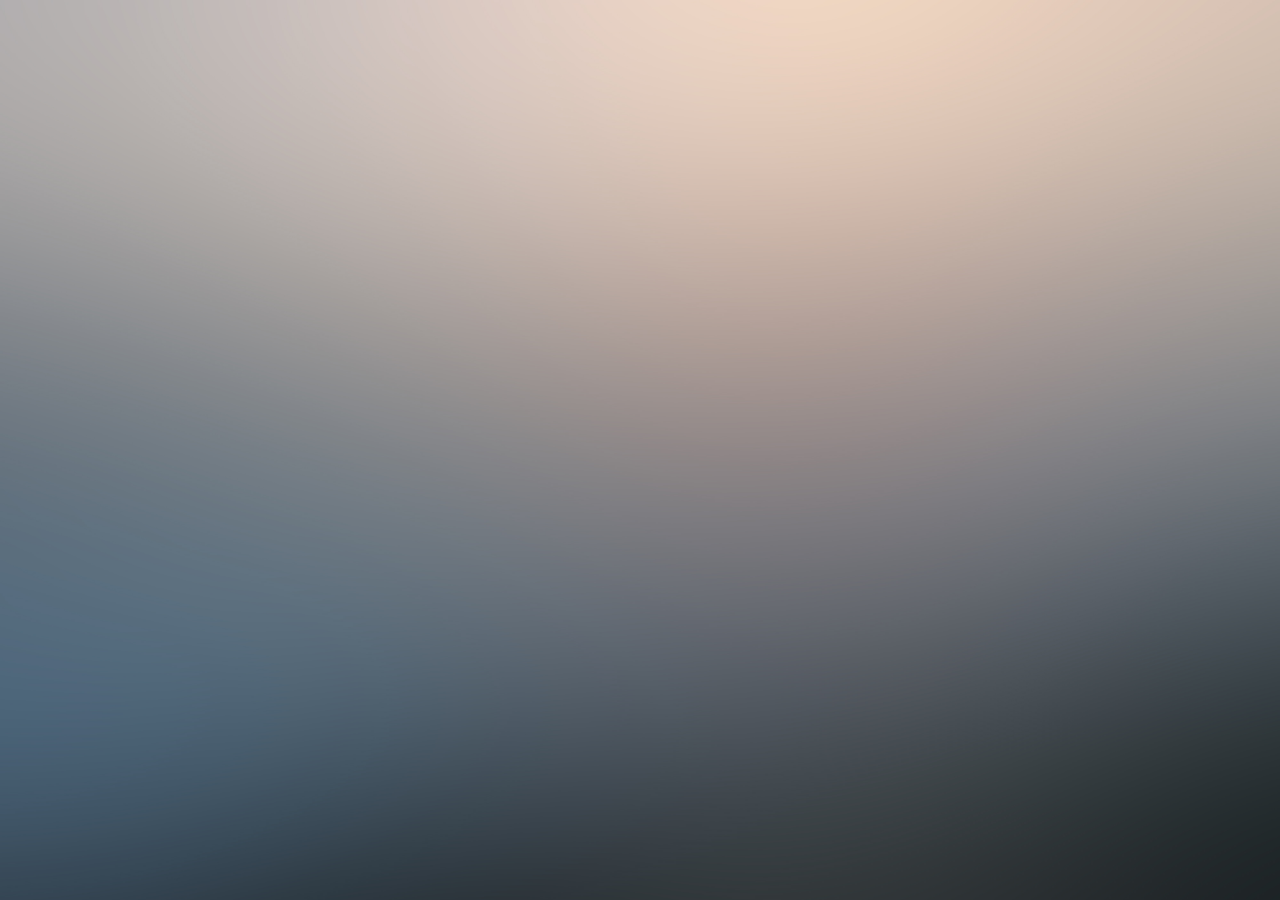
<file: index.html>
<!DOCTYPE html>
<html>
  <head>
    <meta charset="utf-8">
    <title>wechat</title>
    <link rel="stylesheet" href="static/css/reset.css">
  </head>
  <body>
    <div id="app"></div>
    <!-- built files will be auto injected -->
  </body>
</html>
</file>
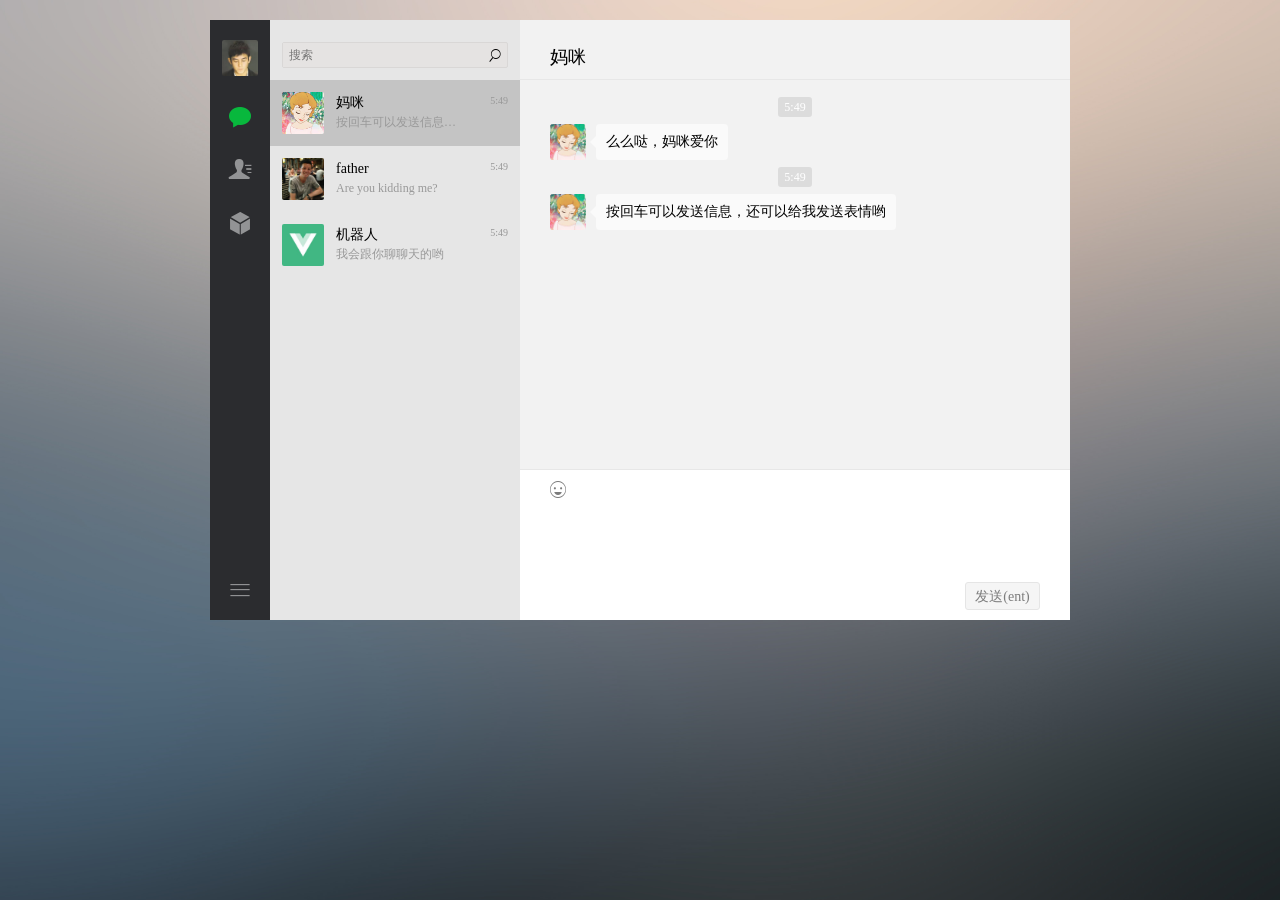
<file: docs/index.html>
<!DOCTYPE html><html><head><meta charset=utf-8><title>wechat</title><link rel=stylesheet href=static/css/reset.css><link href=./static/css/app.2931c1ab2bf14b3070205be82a322dbe.css rel=stylesheet></head><body><div id=app></div><script type=text/javascript src=./static/js/manifest.d3be35f59c0dd60aaa47.js></script><script type=text/javascript src=./static/js/vendor.17b2cd8d08105dde1431.js></script><script type=text/javascript src=./static/js/app.1b3f590b64bb624453a0.js></script></body></html>
</file>
